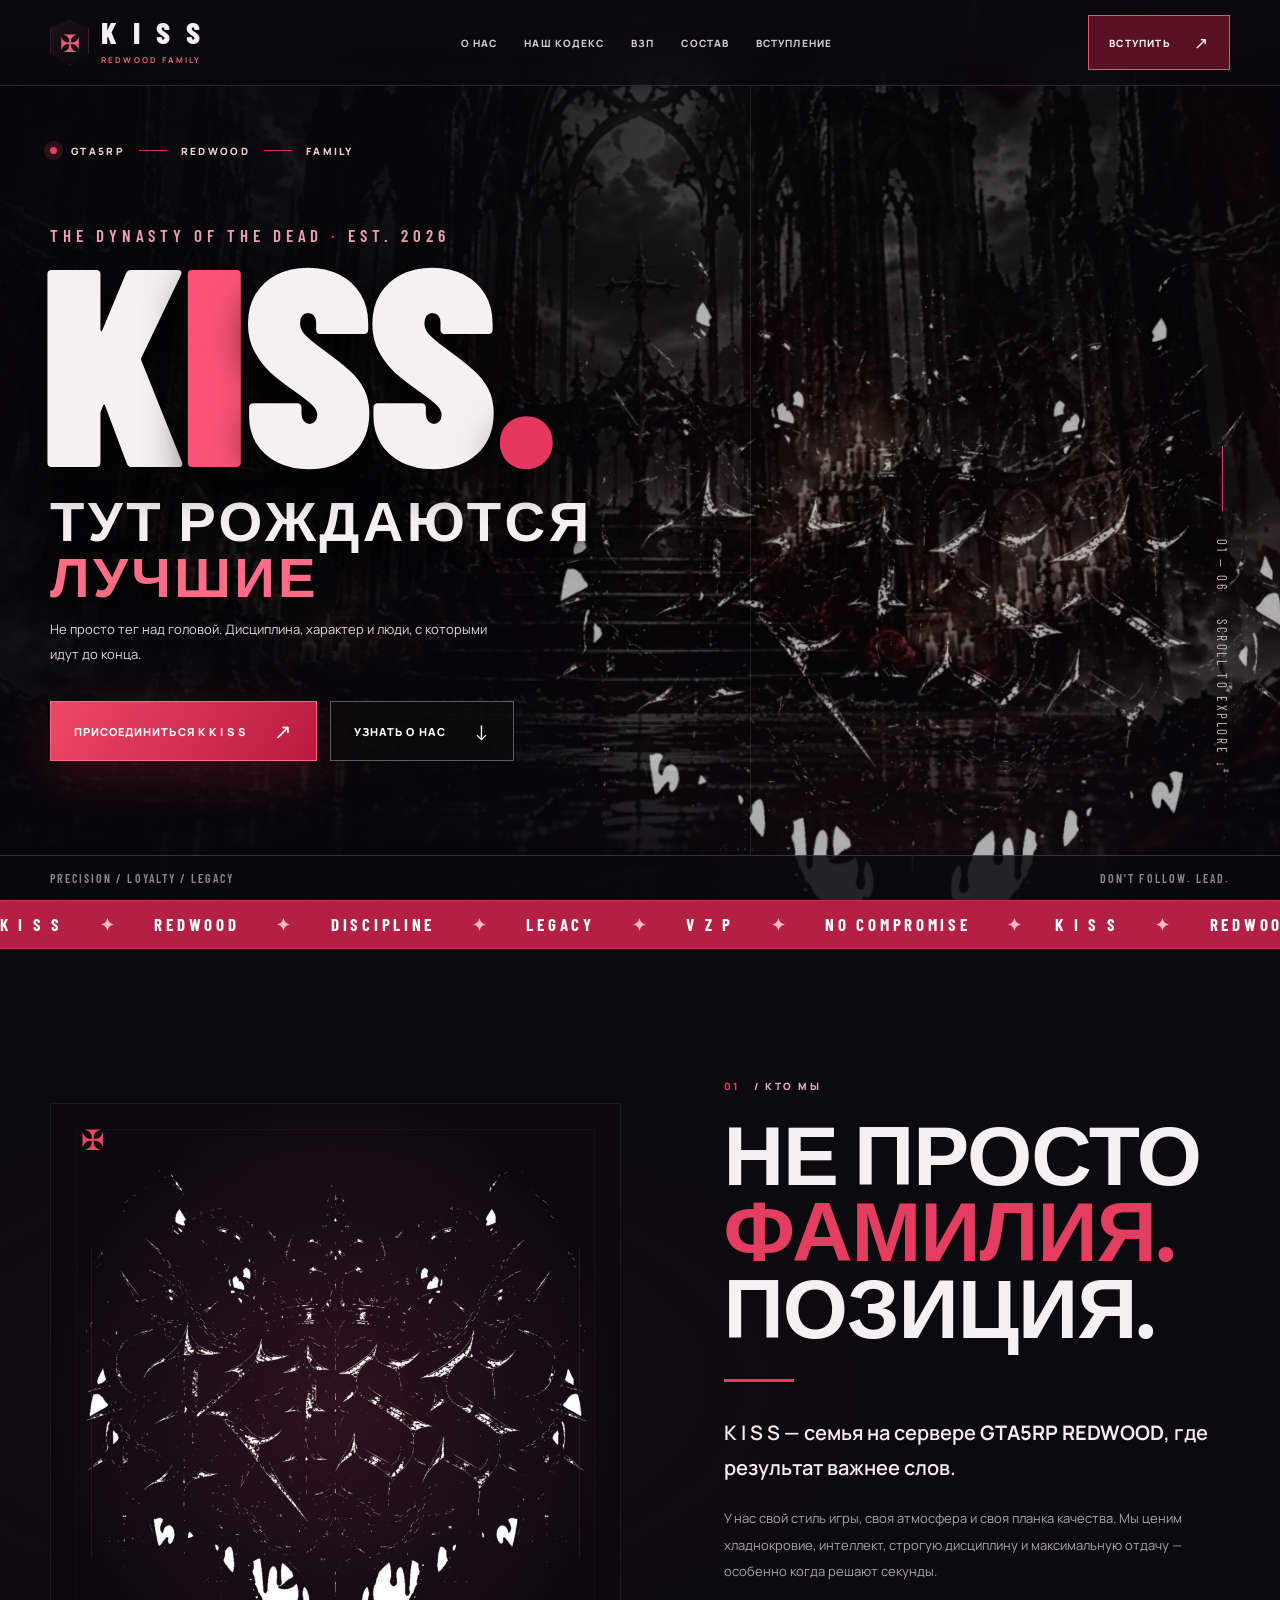
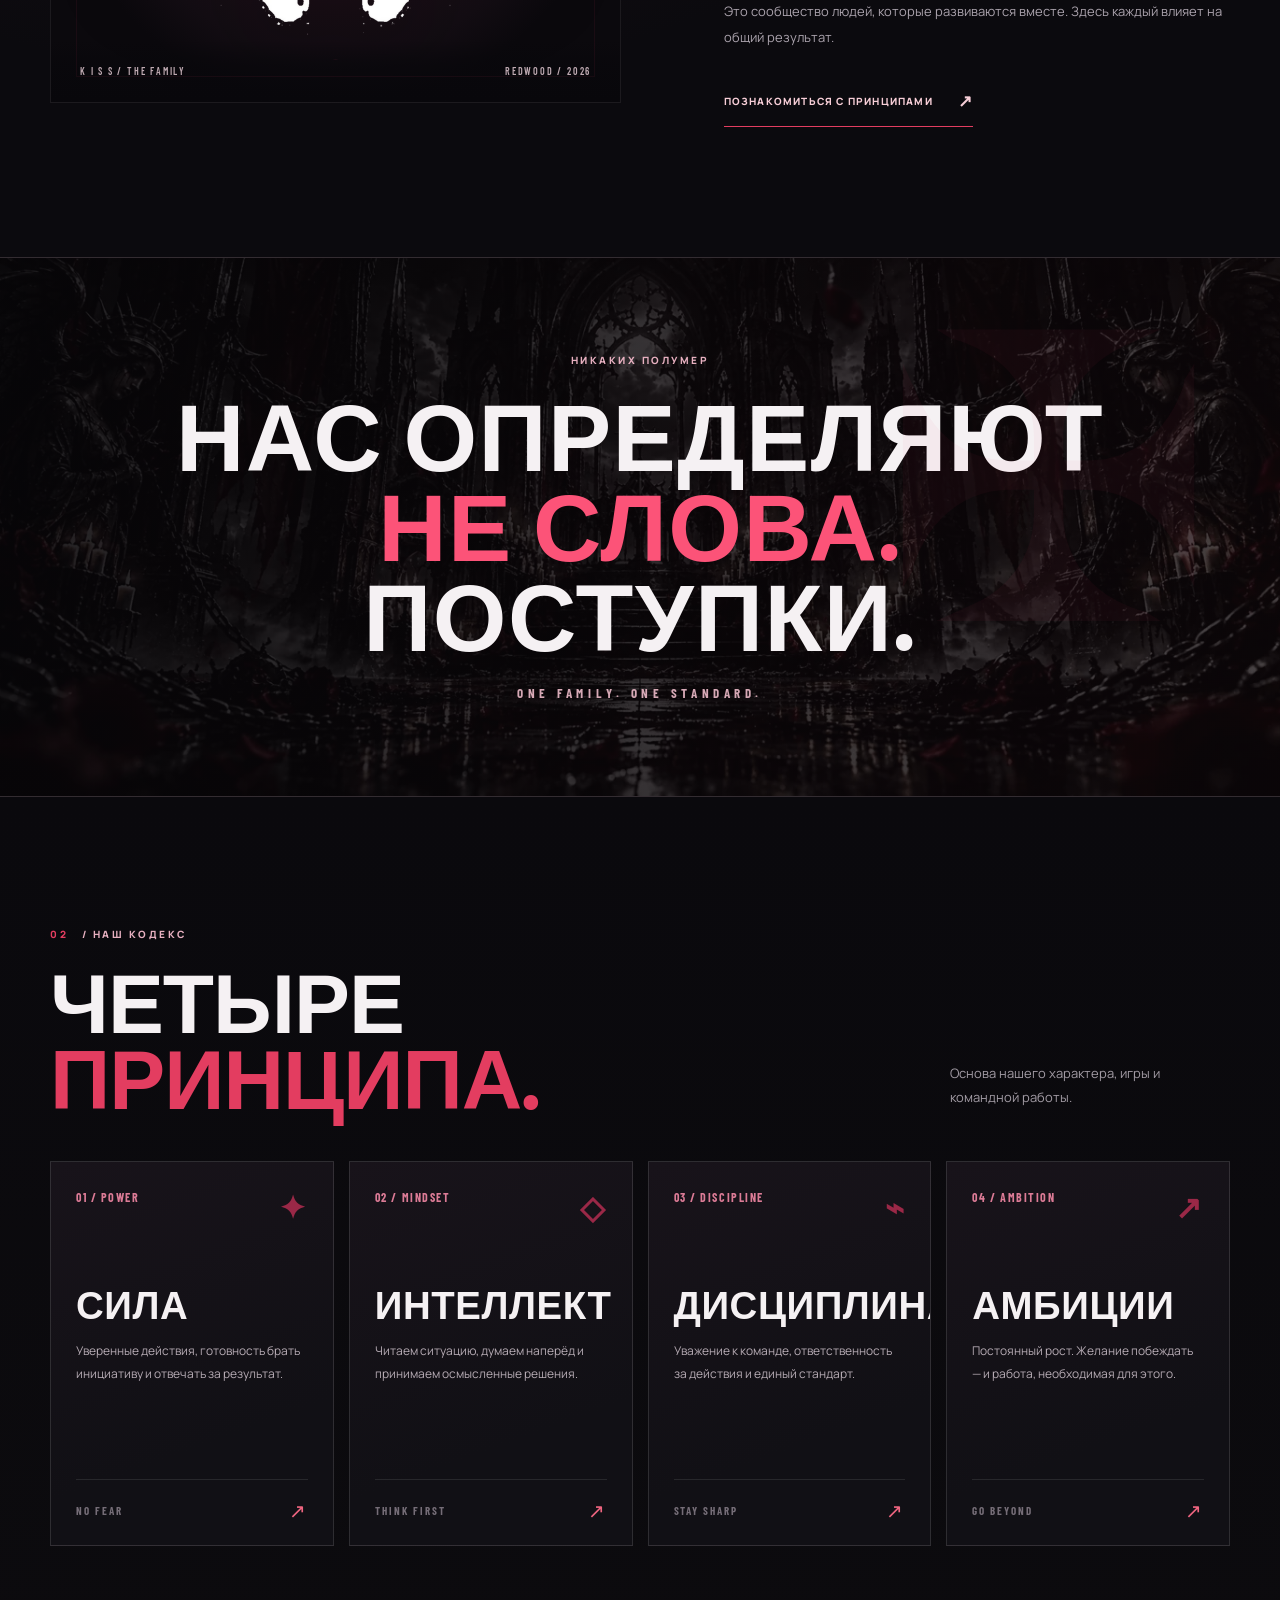
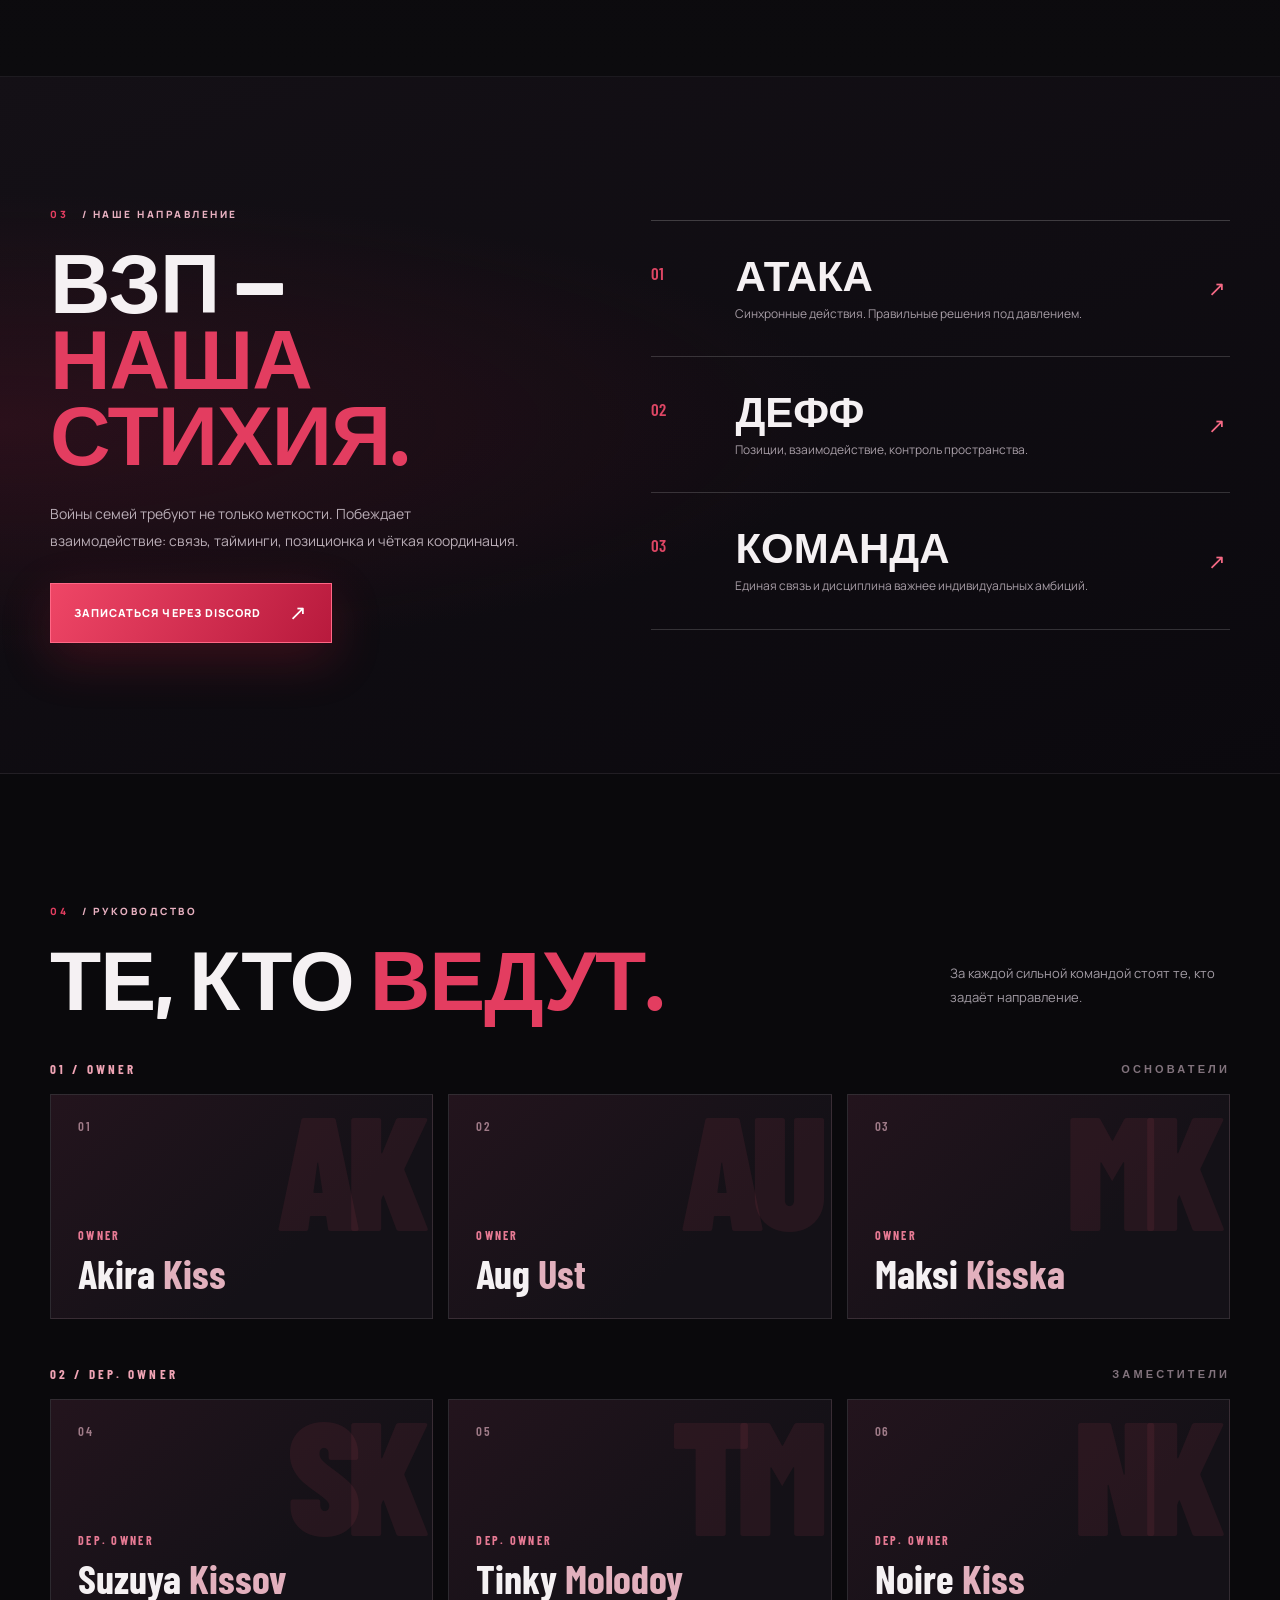
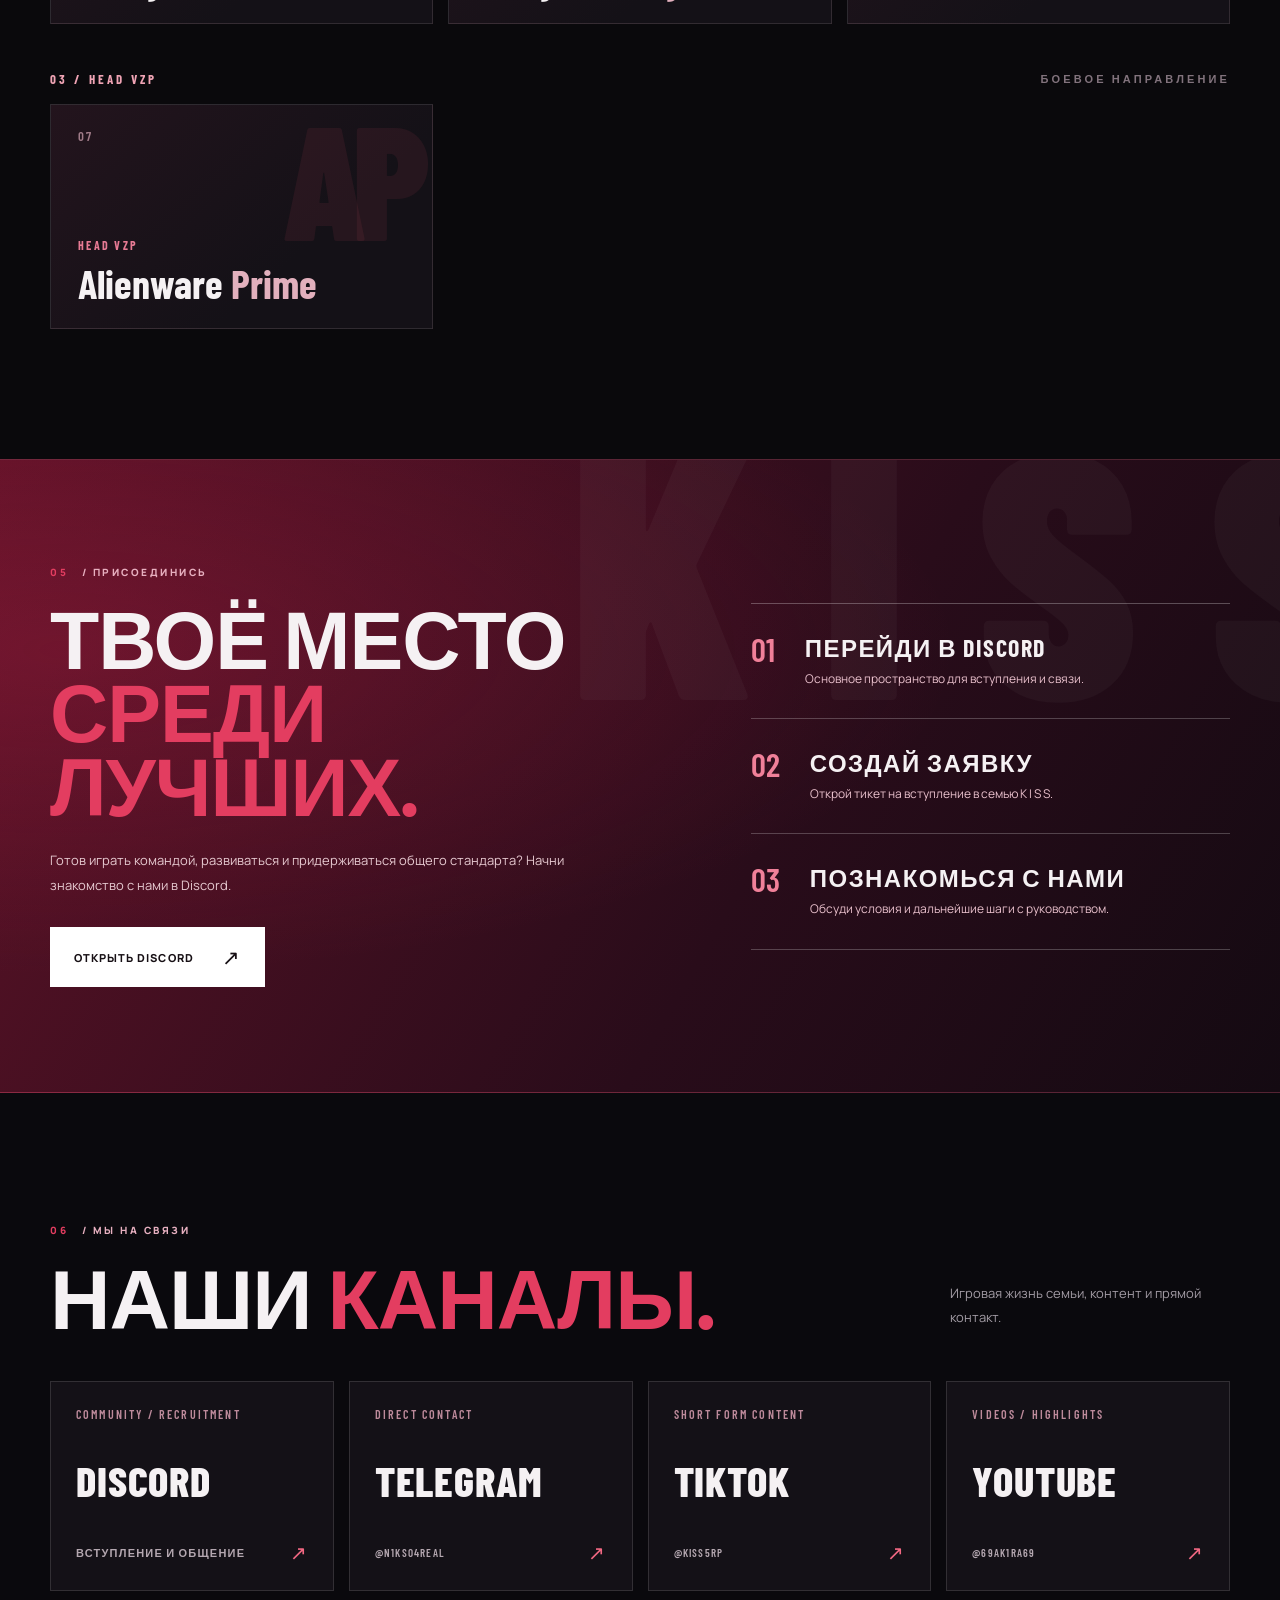
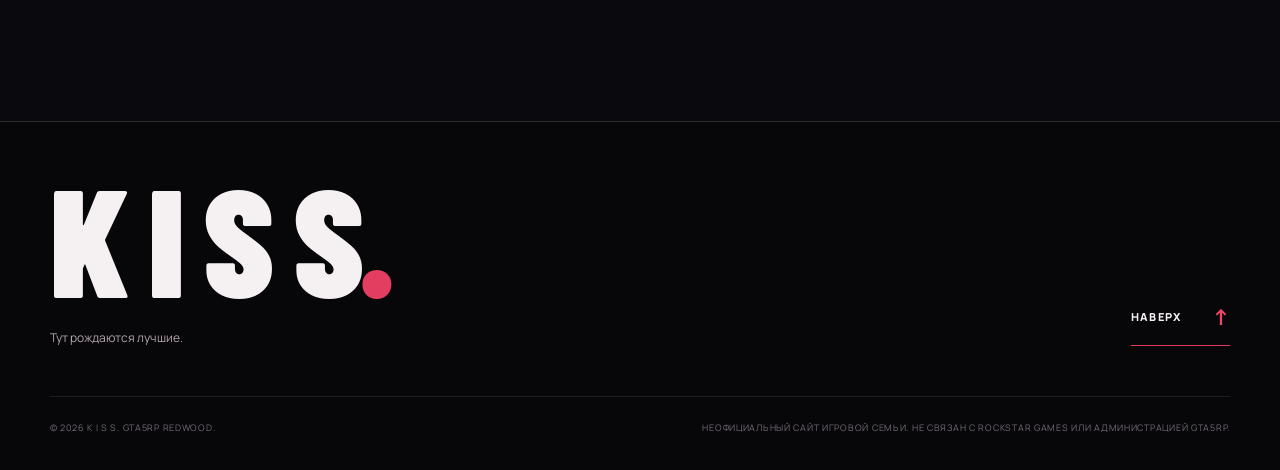
<file: index.html>
<!doctype html>
<html lang="ru">
<head>
  <meta charset="utf-8">
  <meta name="viewport" content="width=device-width,initial-scale=1,viewport-fit=cover">
  <meta name="theme-color" content="#09090c">
  <meta name="description" content="K I S S — семья GTA5RP REDWOOD. Тут рождаются лучшие. ВЗП, дисциплина, хладнокровие и собственный стиль игры. Присоединяйся к K I S S.">
  <meta name="robots" content="index,follow,max-image-preview:large">
  <meta property="og:type" content="website">
  <meta property="og:locale" content="ru_RU">
  <meta property="og:site_name" content="K I S S | REDWOOD">
  <meta property="og:title" content="K I S S — Тут рождаются лучшие">
  <meta property="og:description" content="Официальный сайт семьи K I S S на GTA5RP REDWOOD. Стань частью династии.">
  <meta property="og:url" content="https://niksogang.github.io/kiss-landing-/">
  <meta property="og:image" content="https://niksogang.github.io/kiss-landing-/assets/og-cover.jpg">
  <meta name="twitter:card" content="summary_large_image">
  <link rel="canonical" href="https://niksogang.github.io/kiss-landing-/">
  <link rel="icon" href="assets/favicon.svg" type="image/svg+xml">
  <link rel="preconnect" href="https://fonts.googleapis.com">
  <link rel="preconnect" href="https://fonts.gstatic.com" crossorigin>
  <link href="https://fonts.googleapis.com/css2?family=Barlow+Condensed:wght@400;500;600;700;800;900&family=Manrope:wght@400;500;600;700;800&display=swap" rel="stylesheet">
  <link rel="preload" href="assets/kiss-cathedral.webp" as="image" type="image/webp" fetchpriority="high">
  <link rel="stylesheet" href="styles.css">
  <noscript><style>.intro{display:none}.reveal{opacity:1;transform:none}</style></noscript>
  <script src="script.js" defer></script>
  <title>K I S S — Тут рождаются лучшие | GTA5RP REDWOOD</title>
</head>
<body>
  <a class="skip-link" href="#main">Перейти к содержанию</a>
  <div class="scroll-progress" id="progress" aria-hidden="true"></div>
  <div class="grain" aria-hidden="true"></div>
  <div class="intro" id="intro" aria-label="Заставка K I S S">
    <div class="intro-symbol" aria-hidden="true">✠</div>
    <div class="intro-title">K <b>I</b> S S</div>
    <div class="intro-sub">THE DYNASTY OF THE DEAD</div>
    <div class="intro-bar"><span></span></div>
    <button class="intro-skip" id="introSkip" type="button">ПРОПУСТИТЬ <span aria-hidden="true">↗</span></button>
  </div>

  <header class="header" id="header">
    <div class="container header-inner">
      <a class="brand" href="#top" aria-label="K I S S — на главную">
        <span class="brand-shield" aria-hidden="true">✠</span>
        <span class="brand-name">K I S S <small>REDWOOD FAMILY</small></span>
      </a>
      <nav class="nav" id="mainNav" aria-label="Основная навигация">
        <a href="#about">О НАС</a>
        <a href="#code">НАШ КОДЕКС</a>
        <a href="#vzps">ВЗП</a>
        <a href="#team">СОСТАВ</a>
        <a href="#join">ВСТУПЛЕНИЕ</a>
        <a class="nav-mobile-join" href="https://discord.gg/c2Ax8FFtsc" target="_blank" rel="noopener noreferrer">ПЕРЕЙТИ В DISCORD ↗</a>
      </nav>
      <a class="header-cta" href="https://discord.gg/c2Ax8FFtsc" target="_blank" rel="noopener noreferrer">ВСТУПИТЬ <span aria-hidden="true">↗</span></a>
      <button class="menu-toggle" type="button" id="menuToggle" aria-controls="mainNav" aria-expanded="false" aria-label="Открыть меню"><span></span><span></span><span></span></button>
    </div>
  </header>

  <main id="main">
    <section class="hero" id="top" aria-labelledby="heroTitle">
      <div class="hero-bg" aria-hidden="true"></div>
      <div class="hero-shade" aria-hidden="true"></div>
      <div class="hero-grid" aria-hidden="true"></div>
      <div class="hero-vline" aria-hidden="true"></div>
      <div class="hero-crest-wrap" aria-hidden="true"><img src="assets/kiss-crest.webp" alt="" class="hero-crest" fetchpriority="high" width="880" height="880"></div>
      <div class="container hero-layout">
        <div class="hero-copy">
          <div class="overline"><span class="status-pulse"></span> GTA5RP <span class="separator"></span> REDWOOD <span class="separator"></span> FAMILY</div>
          <div class="hero-pretitle">THE DYNASTY OF THE DEAD <span>·</span> EST. 2026</div>
          <h1 id="heroTitle">K<span class="letter-red">I</span>SS<span class="period">.</span></h1>
          <p class="hero-claim">ТУТ РОЖДАЮТСЯ <strong>ЛУЧШИЕ</strong></p>
          <p class="hero-description">Не просто тег над головой. Дисциплина, характер и люди, с которыми идут до конца.</p>
          <div class="hero-actions">
            <a class="button button-primary" href="https://discord.gg/c2Ax8FFtsc" target="_blank" rel="noopener noreferrer">ПРИСОЕДИНИТЬСЯ К K I S S <span aria-hidden="true">↗</span></a>
            <a class="button button-ghost" href="#about">УЗНАТЬ О НАС <span aria-hidden="true">↓</span></a>
          </div>
        </div>
        <div class="hero-counter" aria-label="Семья K I S S, сервер Redwood"><span class="counter-stroke"></span><span>01 — 06</span><span>SCROLL TO EXPLORE ↓</span></div>
      </div>
      <div class="hero-bottom-bar" aria-hidden="true"><span>PRECISION / LOYALTY / LEGACY</span><span>DON'T FOLLOW. LEAD.</span></div>
    </section>

    <div class="marquee" aria-hidden="true"><div class="marquee-track">
      <span>K I S S <i>✦</i> REDWOOD <i>✦</i> DISCIPLINE <i>✦</i> LEGACY <i>✦</i> V Z P <i>✦</i> NO COMPROMISE <i>✦</i></span>
      <span>K I S S <i>✦</i> REDWOOD <i>✦</i> DISCIPLINE <i>✦</i> LEGACY <i>✦</i> V Z P <i>✦</i> NO COMPROMISE <i>✦</i></span>
    </div></div>

    <section class="section about" id="about" aria-labelledby="aboutTitle">
      <div class="container about-layout">
        <div class="about-art reveal"><div class="about-art-cross" aria-hidden="true">✠</div><img src="assets/kiss-crest.webp" width="880" height="880" alt="Фирменный готический герб K I S S с крылатыми ангелами и красными деталями" loading="lazy"><div class="about-image-caption"><span>K I S S / THE FAMILY</span><span>REDWOOD / 2026</span></div></div>
        <div class="about-copy reveal">
          <div class="eyebrow"><span>01</span> / КТО МЫ</div>
          <h2 class="display-title" id="aboutTitle">НЕ ПРОСТО<br><em>ФАМИЛИЯ.</em><br>ПОЗИЦИЯ.</h2>
          <div class="accent-line"></div>
          <p class="lead">K I S S — семья на сервере <strong>GTA5RP REDWOOD</strong>, где результат важнее слов.</p>
          <p>У нас свой стиль игры, своя атмосфера и своя планка качества. Мы ценим хладнокровие, интеллект, строгую дисциплину и максимальную отдачу — особенно когда решают секунды.</p>
          <p>Это сообщество людей, которые развиваются вместе. Здесь каждый влияет на общий результат.</p>
          <a class="text-link" href="#code">ПОЗНАКОМИТЬСЯ С ПРИНЦИПАМИ <span aria-hidden="true">↗</span></a>
        </div>
      </div>
    </section>

    <section class="manifesto" aria-labelledby="manifestoTitle"><div class="manifesto-bg" aria-hidden="true"></div><div class="container manifesto-inner reveal"><div class="eyebrow">НИКАКИХ ПОЛУМЕР</div><h2 id="manifestoTitle">НАС ОПРЕДЕЛЯЮТ<br><span>НЕ СЛОВА.</span><br>ПОСТУПКИ.</h2><p>ONE FAMILY. ONE STANDARD.</p></div></section>

    <section class="section code" id="code" aria-labelledby="codeTitle">
      <div class="container">
        <div class="section-heading reveal"><div><div class="eyebrow"><span>02</span> / НАШ КОДЕКС</div><h2 class="display-title" id="codeTitle">ЧЕТЫРЕ <em>ПРИНЦИПА.</em></h2></div><p>Основа нашего характера, игры и командной работы.</p></div>
        <div class="values-grid">
          <article class="value-card reveal"><div class="card-top"><span>01 / POWER</span><span class="value-icon" aria-hidden="true">✦</span></div><div><h3>СИЛА</h3><p>Уверенные действия, готовность брать инициативу и отвечать за результат.</p></div><span class="value-foot">NO FEAR <b>↗</b></span></article>
          <article class="value-card reveal"><div class="card-top"><span>02 / MINDSET</span><span class="value-icon" aria-hidden="true">◇</span></div><div><h3>ИНТЕЛЛЕКТ</h3><p>Читаем ситуацию, думаем наперёд и принимаем осмысленные решения.</p></div><span class="value-foot">THINK FIRST <b>↗</b></span></article>
          <article class="value-card reveal"><div class="card-top"><span>03 / DISCIPLINE</span><span class="value-icon" aria-hidden="true">⌁</span></div><div><h3>ДИСЦИПЛИНА</h3><p>Уважение к команде, ответственность за действия и единый стандарт.</p></div><span class="value-foot">STAY SHARP <b>↗</b></span></article>
          <article class="value-card reveal"><div class="card-top"><span>04 / AMBITION</span><span class="value-icon" aria-hidden="true">↗</span></div><div><h3>АМБИЦИИ</h3><p>Постоянный рост. Желание побеждать — и работа, необходимая для этого.</p></div><span class="value-foot">GO BEYOND <b>↗</b></span></article>
        </div>
      </div>
    </section>

    <section class="section vzps" id="vzps" aria-labelledby="vzpTitle"><div class="container vzp-layout">
      <div class="vzp-intro reveal"><div class="eyebrow"><span>03</span> / НАШЕ НАПРАВЛЕНИЕ</div><h2 class="display-title" id="vzpTitle">ВЗП —<br><em>НАША СТИХИЯ.</em></h2><p>Войны семей требуют не только меткости. Побеждает взаимодействие: связь, тайминги, позиционка и чёткая координация.</p><a href="https://discord.gg/c2Ax8FFtsc" class="button button-primary" target="_blank" rel="noopener noreferrer">ЗАПИСАТЬСЯ ЧЕРЕЗ DISCORD <span aria-hidden="true">↗</span></a></div>
      <div class="vzp-cards reveal"><article class="vzp-card"><span class="vzp-n">01</span><div><h3>АТАКА</h3><p>Синхронные действия. Правильные решения под давлением.</p></div><span aria-hidden="true">↗</span></article><article class="vzp-card"><span class="vzp-n">02</span><div><h3>ДЕФФ</h3><p>Позиции, взаимодействие, контроль пространства.</p></div><span aria-hidden="true">↗</span></article><article class="vzp-card"><span class="vzp-n">03</span><div><h3>КОМАНДА</h3><p>Единая связь и дисциплина важнее индивидуальных амбиций.</p></div><span aria-hidden="true">↗</span></article></div>
    </div></section>

    <section class="section leadership" id="team" aria-labelledby="teamTitle"><div class="container">
      <div class="section-heading reveal"><div><div class="eyebrow"><span>04</span> / РУКОВОДСТВО</div><h2 class="display-title" id="teamTitle">ТЕ, КТО <em>ВЕДУТ.</em></h2></div><p>За каждой сильной командой стоят те, кто задаёт направление.</p></div>
      <div class="roster-category reveal"><div class="roster-label"><span>01 / OWNER</span><span>ОСНОВАТЕЛИ</span></div><div class="roster-grid"><article class="member"><span class="member-index">01</span><span class="member-monogram">AK</span><div><small>OWNER</small><h3>Akira <strong>Kiss</strong></h3></div></article><article class="member"><span class="member-index">02</span><span class="member-monogram">AU</span><div><small>OWNER</small><h3>Aug <strong>Ust</strong></h3></div></article><article class="member"><span class="member-index">03</span><span class="member-monogram">MK</span><div><small>OWNER</small><h3>Maksi <strong>Kisska</strong></h3></div></article></div></div>
      <div class="roster-category reveal"><div class="roster-label"><span>02 / DEP. OWNER</span><span>ЗАМЕСТИТЕЛИ</span></div><div class="roster-grid"><article class="member"><span class="member-index">04</span><span class="member-monogram">SK</span><div><small>DEP. OWNER</small><h3>Suzuya <strong>Kissov</strong></h3></div></article><article class="member"><span class="member-index">05</span><span class="member-monogram">TM</span><div><small>DEP. OWNER</small><h3>Tinky <strong>Molodoy</strong></h3></div></article><article class="member"><span class="member-index">06</span><span class="member-monogram">NK</span><div><small>DEP. OWNER</small><h3>Noire <strong>Kiss</strong></h3></div></article></div></div>
      <div class="roster-category reveal"><div class="roster-label"><span>03 / HEAD VZP</span><span>БОЕВОЕ НАПРАВЛЕНИЕ</span></div><div class="roster-grid"><article class="member"><span class="member-index">07</span><span class="member-monogram">AP</span><div><small>HEAD VZP</small><h3>Alienware <strong>Prime</strong></h3></div></article></div></div>
    </div></section>

    <section class="join-section" id="join" aria-labelledby="joinTitle"><div class="container join-layout">
      <div class="join-title reveal"><div class="eyebrow"><span>05</span> / ПРИСОЕДИНИСЬ</div><h2 class="display-title" id="joinTitle">ТВОЁ МЕСТО<br><em>СРЕДИ ЛУЧШИХ.</em></h2><p>Готов играть командой, развиваться и придерживаться общего стандарта? Начни знакомство с нами в Discord.</p><a class="button button-light" href="https://discord.gg/c2Ax8FFtsc" target="_blank" rel="noopener noreferrer">ОТКРЫТЬ DISCORD <span aria-hidden="true">↗</span></a></div>
      <div class="join-steps reveal"><div class="join-step"><b>01</b><div><strong>ПЕРЕЙДИ В DISCORD</strong><span>Основное пространство для вступления и связи.</span></div></div><div class="join-step"><b>02</b><div><strong>СОЗДАЙ ЗАЯВКУ</strong><span>Открой тикет на вступление в семью K I S S.</span></div></div><div class="join-step"><b>03</b><div><strong>ПОЗНАКОМЬСЯ С НАМИ</strong><span>Обсуди условия и дальнейшие шаги с руководством.</span></div></div></div>
    </div></section>

    <section class="section connect" id="contact" aria-labelledby="contactTitle"><div class="container"><div class="section-heading reveal"><div><div class="eyebrow"><span>06</span> / МЫ НА СВЯЗИ</div><h2 class="display-title" id="contactTitle">НАШИ <em>КАНАЛЫ.</em></h2></div><p>Игровая жизнь семьи, контент и прямой контакт.</p></div><div class="social-grid">
      <a class="social reveal" href="https://discord.gg/c2Ax8FFtsc" target="_blank" rel="noopener noreferrer"><span class="social-label">COMMUNITY / RECRUITMENT</span><strong>DISCORD</strong><span class="social-bottom">ВСТУПЛЕНИЕ И ОБЩЕНИЕ <b>↗</b></span></a>
      <a class="social reveal" href="https://t.me/n1kso4real" target="_blank" rel="noopener noreferrer"><span class="social-label">DIRECT CONTACT</span><strong>TELEGRAM</strong><span class="social-bottom">@N1KSO4REAL <b>↗</b></span></a>
      <a class="social reveal" href="https://www.tiktok.com/@kiss5rp" target="_blank" rel="noopener noreferrer"><span class="social-label">SHORT FORM CONTENT</span><strong>TIKTOK</strong><span class="social-bottom">@KISS5RP <b>↗</b></span></a>
      <a class="social reveal" href="https://youtube.com/@69ak1ra69?si=kZsEJ0E_-ie5-EGe" target="_blank" rel="noopener noreferrer"><span class="social-label">VIDEOS / HIGHLIGHTS</span><strong>YOUTUBE</strong><span class="social-bottom">@69AK1RA69 <b>↗</b></span></a>
    </div></div></section>
  </main>

  <footer class="footer"><div class="container footer-main"><div><a class="footer-brand" href="#top">K I S S<span>.</span></a><p>Тут рождаются лучшие.</p></div><a class="back-to-top" href="#top">НАВЕРХ <span aria-hidden="true">↑</span></a></div><div class="container footer-legal"><span>© <span id="year">2026</span> K I S S. GTA5RP REDWOOD.</span><span>НЕОФИЦИАЛЬНЫЙ САЙТ ИГРОВОЙ СЕМЬИ. НЕ СВЯЗАН С ROCKSTAR GAMES ИЛИ АДМИНИСТРАЦИЕЙ GTA5RP.</span></div></footer>
</body>
</html>
</file>
<file: styles.css>
:root{color-scheme:dark;--bg:#09090c;--surface:#101015;--surface-2:#15131a;--surface-3:#1e151d;--white:#f5f1f3;--muted:#a29ba4;--subtle:#77727d;--red:#e33d60;--red-bright:#fc5378;--red-deep:#870f2e;--stroke:#ffffff20;--stroke-muted:#ffffff11;--max:1400px;--font-display:'Barlow Condensed',Impact,'Arial Narrow',sans-serif;--font-body:Manrope,Arial,sans-serif}
*,*::before,*::after{box-sizing:border-box}html{scroll-behavior:smooth;scroll-padding-top:94px}body{margin:0;min-width:320px;overflow-x:clip;background:var(--bg);color:var(--white);font-family:var(--font-body);-webkit-font-smoothing:antialiased}body.menu-open{overflow:hidden}::selection{background:var(--red);color:#fff}a{color:inherit;text-decoration:none}button{font:inherit}button,a{-webkit-tap-highlight-color:transparent}a:focus-visible,button:focus-visible,summary:focus-visible{outline:2px solid #ff8399;outline-offset:5px}img{display:block;max-width:100%}h1,h2,h3,p{margin-top:0}.container{width:min(var(--max),calc(100% - 100px));margin-inline:auto}.skip-link{position:fixed;z-index:500;left:20px;top:-70px;background:var(--red);padding:12px 16px;font-size:13px}.skip-link:focus{top:20px}.scroll-progress{position:fixed;top:0;left:0;right:0;height:2px;transform:scaleX(0);transform-origin:left;background:linear-gradient(90deg,#91213d,var(--red-bright));z-index:110;pointer-events:none}.grain{position:fixed;inset:0;z-index:80;opacity:.16;pointer-events:none;background-image:url('assets/noise.svg');background-repeat:repeat;mix-blend-mode:soft-light}
/* Cinematic intro: brief, once per browser tab, always skippable */
.intro{position:fixed;inset:0;z-index:200;background:#08070b;display:grid;place-content:center;text-align:center;transition:opacity .6s ease,visibility .6s ease}.intro[hidden]{display:none}.intro.is-hidden{opacity:0;visibility:hidden;pointer-events:none}.intro-symbol{font-size:68px;color:var(--red);text-shadow:0 0 54px #bb143d70;line-height:1;margin-bottom:18px;animation:intro-glow 1.6s ease both}.intro-title{font-family:var(--font-display);font-size:clamp(70px,16vw,150px);line-height:.95;font-weight:800;letter-spacing:.2em;padding-left:.2em;animation:intro-pop .9s both}.intro-title b{font-weight:800;color:var(--red)}.intro-sub{color:#beadb5;font:700 10px var(--font-body);letter-spacing:.42em;margin:18px 0 34px}.intro-bar{height:1px;background:#ffffff23;width:min(300px,68vw);margin:auto;overflow:hidden}.intro-bar span{display:block;height:100%;width:100%;transform:translateX(-100%);background:var(--red);animation:intro-fill 1.45s linear forwards}.intro-skip{position:absolute;bottom:calc(36px + env(safe-area-inset-bottom));right:36px;background:none;border:0;color:#b5a7ad;font-size:10px;font-weight:800;letter-spacing:.17em;cursor:pointer;padding:12px}.intro-skip:hover{color:white}@keyframes intro-fill{to{transform:translateX(0)}}@keyframes intro-pop{from{opacity:0;transform:translateY(20px)}to{opacity:1;transform:none}}@keyframes intro-glow{50%{filter:brightness(1.7)}}
/* Header */
.header{position:fixed;z-index:100;top:0;left:0;right:0;height:86px;border-bottom:1px solid #ffffff23;background:linear-gradient(180deg,#0a090edf,#0a090eac);backdrop-filter:blur(16px);-webkit-backdrop-filter:blur(16px);transition:height .25s,background .25s}.header.is-scrolled{height:72px;background:#09090cf1;box-shadow:0 8px 38px #0008}.header-inner{height:100%;display:flex;align-items:center;gap:24px}.brand{display:flex;align-items:center;flex-shrink:0;gap:12px}.brand-shield{display:grid;place-items:center;width:39px;height:45px;border:1px solid #b847613c;background:linear-gradient(140deg,#41202b63,#09090c);clip-path:polygon(50% 0,100% 18%,100% 75%,50% 100%,0 75%,0 18%);color:#f25c7c;font-size:24px}.brand-name{font-family:var(--font-display);font-size:31px;font-weight:800;line-height:.8;white-space:nowrap;letter-spacing:.16em}.brand-name small{display:block;margin-top:9px;color:#e66b84;font:700 8px var(--font-body);letter-spacing:.27em}.nav{margin-inline:auto;display:flex;align-items:center;gap:clamp(15px,2.1vw,35px)}.nav a{white-space:nowrap;position:relative;font-size:10px;font-weight:800;letter-spacing:.11em;color:#d1c9ce;transition:color .25s}.nav>a:not(.nav-mobile-join):after{position:absolute;content:"";bottom:-8px;left:0;right:0;height:1px;transform:scaleX(0);transform-origin:left;background:var(--red);transition:transform .25s}.nav a:hover{color:#fff}.nav>a:hover:after{transform:scaleX(1)}.nav-mobile-join{display:none}.header-cta{flex-shrink:0;display:flex;align-items:center;gap:23px;padding:15px 20px;border:1px solid #ed526c;background:#851630a8;font-size:10px;font-weight:800;letter-spacing:.12em;transition:background .25s,transform .25s}.header-cta:hover{background:var(--red-deep);transform:translateY(-2px)}.header-cta span{font-size:17px;font-weight:400}.menu-toggle{display:none;background:#181018;border:1px solid #ffffff35;min-width:47px;min-height:47px;padding:13px;cursor:pointer;align-items:center;justify-content:center;flex-direction:column;gap:5px}.menu-toggle span{display:block;width:20px;height:2px;background:white;transition:transform .25s,opacity .25s}.menu-toggle.is-active span:nth-child(1){transform:translateY(7px) rotate(45deg)}.menu-toggle.is-active span:nth-child(2){opacity:0}.menu-toggle.is-active span:nth-child(3){transform:translateY(-7px) rotate(-45deg)}
/* Shared primitives */
.eyebrow{font-size:10px;font-weight:800;letter-spacing:.25em;color:#e7b0c0}.eyebrow span{color:var(--red);margin-right:9px}.display-title{font:800 clamp(64px,6.55vw,117px)/.91 var(--font-display);letter-spacing:-.012em;text-transform:uppercase;margin:21px 0 0}.display-title em{font-style:normal;color:var(--red)}.section{padding-block:130px}.section-heading{display:flex;align-items:end;justify-content:space-between;gap:40px;margin-bottom:46px}.section-heading>p{max-width:280px;margin:0 0 6px;color:var(--muted);font-size:13px;line-height:1.85}.accent-line{width:70px;height:3px;background:var(--red);margin:36px 0 33px}.button{display:inline-flex;justify-content:space-between;align-items:center;gap:28px;min-height:60px;padding:17px 23px;text-transform:uppercase;font-size:11px;font-weight:800;letter-spacing:.095em;transition:transform .22s,background .22s,border-color .22s,box-shadow .22s}.button:hover{transform:translateY(-3px)}.button span{font-size:21px;line-height:1;font-weight:400}.button-primary{background:linear-gradient(120deg,#ef4666,#b81a3d);box-shadow:0 16px 50px #d5203e3b;border:1px solid #ff6886;color:white}.button-primary:hover{box-shadow:0 19px 65px #d5203e60}.button-ghost{background:#0b0a0bc0;border:1px solid #ffffff57;color:white}.button-ghost:hover{background:#262028;border-color:white}.button-light{background:white;color:#171015;border:1px solid white}.button-light:hover{background:#f6c7d2}.text-link{display:inline-flex;gap:25px;align-items:center;border-bottom:1px solid var(--red);padding-bottom:14px;color:#f7ced7;font-size:10px;font-weight:800;letter-spacing:.12em;transition:gap .2s}.text-link:hover{gap:35px}.text-link span{font-size:17px}.reveal{opacity:0;transform:translateY(30px);transition:opacity .78s ease,transform .78s cubic-bezier(.2,.7,.1,1)}.reveal.is-visible{opacity:1;transform:translateY(0)}
/* Hero */
.hero{position:relative;isolation:isolate;display:flex;align-items:center;min-height:800px;min-height:max(790px,100svh);overflow:hidden;background:#070609}.hero-bg{position:absolute;inset:0;z-index:-5;background:#130b0f url('assets/kiss-cathedral.webp') center 47%/cover no-repeat;transform:scale(1.04);animation:hero-in 3s ease-out both}.hero-shade{position:absolute;inset:0;z-index:-4;background:linear-gradient(90deg,#07070ae9 0%,#07070ad1 31%,#07070a52 66%,#07070a91 100%),linear-gradient(0deg,#08080b 0%,#07070a22 35%,#07070a99 100%)}.hero-grid{position:absolute;inset:0;z-index:-2;opacity:.28;background:linear-gradient(90deg,transparent calc(50% - .5px),#ffffff08 50%,transparent calc(50% + .5px)),repeating-linear-gradient(0deg,#ffffff06 0 1px,transparent 1px 120px);pointer-events:none}.hero-vline{position:absolute;z-index:-1;top:85px;bottom:0;left:calc(50% + 110px);width:1px;background:#ffffff18}.hero-layout{position:relative;z-index:2;padding-top:115px;padding-bottom:110px;display:flex;align-items:center;justify-content:space-between;min-height:inherit}.hero-copy{position:relative;max-width:810px;z-index:2}.overline{display:flex;align-items:center;gap:14px;color:#f2d4db;font-size:10px;font-weight:800;letter-spacing:.23em}.status-pulse{width:7px;height:7px;background:var(--red);border-radius:50%;box-shadow:0 0 0 6px #e33d602b;animation:pulse 2.3s infinite}.separator{display:block;width:28px;height:1px;background:#c53755}.hero-pretitle{margin:67px 0 4px;color:#eea0b2;font-family:var(--font-display);font-size:17px;font-weight:600;letter-spacing:.29em}.hero-pretitle span{color:var(--red)}.hero h1{position:relative;left:-.035em;margin:0;font:900 clamp(150px,22vw,335px)/.75 var(--font-display);letter-spacing:-.02em;text-shadow:0 15px 40px #000b}.hero h1 .letter-red{color:#fc5375}.hero h1 .period{color:#e6375d}.hero-claim{font:700 clamp(34px,4.4vw,68px)/1 var(--font-display);letter-spacing:.06em;margin:31px 0 14px;text-transform:uppercase;text-shadow:0 10px 30px #000d}.hero-claim strong{font-weight:800;color:#ff6b87}.hero-description{max-width:440px;font-size:13px;line-height:1.92;color:#e4d8de;margin:0}.hero-actions{display:flex;gap:13px;margin-top:34px;flex-wrap:wrap}.hero-crest-wrap{position:absolute;z-index:-1;right:-2vw;top:calc(50% - 240px);width:min(60vw,850px);aspect-ratio:1;opacity:.67;transform:rotate(2deg);pointer-events:none;filter:drop-shadow(0 0 70px #ef36575c)}.hero-crest{width:100%;height:100%;object-fit:contain;animation:crest-float 8s ease-in-out infinite}.hero-counter{position:absolute;right:0;bottom:130px;display:flex;gap:28px;align-items:center;writing-mode:vertical-rl;color:#d4bdc5;font-family:var(--font-display);font-size:13px;letter-spacing:.2em}.counter-stroke{height:65px;width:1px;background:var(--red)}.hero-bottom-bar{position:absolute;z-index:3;bottom:0;left:0;right:0;display:flex;align-items:center;justify-content:space-between;min-height:45px;padding:10px max(50px,calc((100vw - var(--max))/2));background:#09090cd6;border-top:1px solid #ffffff2c;color:#93858d;font-family:var(--font-display);font-size:12px;font-weight:600;letter-spacing:.17em}@keyframes crest-float{50%{transform:translateY(-17px) scale(1.012)}}@keyframes hero-in{from{opacity:.1;transform:scale(1.11)}to{opacity:1;transform:scale(1.04)}}@keyframes pulse{50%{box-shadow:0 0 0 10px #e33d6000}}
.marquee{border-bottom:1px solid #f7667940;border-top:1px solid #fa637c40;overflow:hidden;background:#b32043;color:white}.marquee-track{display:flex;width:max-content;animation:marquee 33s linear infinite}.marquee-track span{flex-shrink:0;white-space:nowrap;font:700 17px var(--font-display);letter-spacing:.22em;padding:13px 0}.marquee-track i{font-style:normal;color:#ffb7ca;margin:0 30px}@keyframes marquee{to{transform:translateX(-50%)}}
/* About */
.about{background:radial-gradient(ellipse at 25% 48%,#42132528,transparent 45%),#0b0a0e}.about-layout{display:grid;grid-template-columns:minmax(0,1.06fr) minmax(0,.94fr);align-items:center;gap:clamp(50px,8vw,145px)}.about-art{position:relative;min-height:600px;display:grid;place-items:center;border:1px solid #ffffff12;background:radial-gradient(ellipse,#30121f,#130d13 60%,#0b090d 72%);overflow:hidden}.about-art:before{content:'';position:absolute;inset:7%;border:1px solid #e33d6025;clip-path:polygon(50% 0,100% 20%,100% 80%,50% 100%,0 80%,0 20%)}.about-art:after{content:'';position:absolute;inset:25px;border:1px solid #e33d6012;pointer-events:none}.about-art img{position:relative;width:92%;height:auto;max-height:560px;object-fit:contain;filter:drop-shadow(0 28px 46px #000b);transition:transform .55s}.about-art:hover img{transform:scale(1.035)}.about-art-cross{position:absolute;top:16px;left:30px;font-size:28px;color:#ed4563}.about-image-caption{position:absolute;bottom:0;left:0;right:0;display:flex;justify-content:space-between;gap:15px;padding:25px 29px;background:linear-gradient(0deg,#08070b,#08070ba0 60%,transparent);font:600 10px var(--font-display);letter-spacing:.18em;color:#bfaab2}.about-copy .lead{font-size:20px;line-height:1.75;font-weight:600;color:#f6ebef}.about-copy p:not(.lead){font-size:13px;line-height:2.05;color:#aaa2ac;max-width:530px}.about-copy .text-link{margin-top:25px}
/* Statement */
.manifesto{position:relative;overflow:hidden;isolation:isolate;background:#130b10;min-height:520px;display:flex;align-items:center;border-block:1px solid #ffffff23}.manifesto-bg{position:absolute;z-index:-1;inset:0;background:linear-gradient(90deg,#07060adb,#10070bb3),url('assets/kiss-cathedral.webp') center/cover no-repeat;filter:saturate(.7)}.manifesto:after{content:'✠';position:absolute;right:5%;font-size:400px;color:#e33d600b;top:10px;line-height:1;pointer-events:none}.manifesto-inner{padding-block:95px;text-align:center}.manifesto h2{font:800 clamp(55px,7.4vw,115px)/.95 var(--font-display);letter-spacing:.015em;margin:22px auto 26px;max-width:1050px}.manifesto h2 span{color:var(--red-bright)}.manifesto p{font:700 13px var(--font-display);letter-spacing:.35em;color:#d7a9b6;margin:0}
/* Values */
.code{background:linear-gradient(180deg,#0a090d,#0c0b0e)}.values-grid{display:grid;grid-template-columns:repeat(4,minmax(0,1fr));gap:15px}.value-card{min-height:385px;padding:28px 25px 22px;display:flex;flex-direction:column;justify-content:space-between;position:relative;overflow:hidden;border:1px solid #ffffff1f;background:linear-gradient(160deg,#18131a,#111015 70%);transition:border-color .25s,transform .35s,background .25s}.value-card:before{content:'';position:absolute;inset:auto 0 0 0;height:2px;background:var(--red);transform:scaleX(0);transform-origin:left;transition:transform .35s}.value-card:hover{transform:translateY(-8px);border-color:#e33d607e;background:#20151f}.value-card:hover:before{transform:scaleX(1)}.card-top{display:flex;justify-content:space-between;align-items:start;color:#dc7b96;font:700 12px var(--font-display);letter-spacing:.13em}.value-icon{font-size:32px;line-height:1;color:#9a2847}.value-card h3{font:700 clamp(32px,3vw,50px)/1 var(--font-display);margin:0 0 16px;letter-spacing:.015em}.value-card p{font-size:12px;line-height:1.95;color:#b6abb4;margin:0;max-width:260px}.value-foot{display:flex;align-items:center;justify-content:space-between;border-top:1px solid #ffffff18;padding-top:18px;margin-top:30px;color:#756d77;font:700 11px var(--font-display);letter-spacing:.18em}.value-foot b{font-size:20px;color:#ef6580;font-weight:400}
/* VZP */
.vzps{background:radial-gradient(ellipse at 0% 50%,#61142a51,transparent 47%),linear-gradient(160deg,#141016,#0b090e);border-block:1px solid #ffffff10}.vzp-layout{display:grid;grid-template-columns:minmax(0,.9fr) minmax(0,1.1fr);gap:clamp(60px,10vw,160px);align-items:center}.vzp-intro p{font-size:14px;line-height:1.9;max-width:530px;color:#b9adb6;margin:31px 0 28px}.vzp-cards{border-top:1px solid #ffffff32}.vzp-card{display:grid;grid-template-columns:64px minmax(0,1fr) 22px;gap:20px;align-items:center;padding:32px 0;border-bottom:1px solid #ffffff29;transition:padding .3s}.vzp-card:hover{padding-left:9px}.vzp-n{font:600 17px var(--font-display);color:#dd4664;align-self:start;margin-top:10px}.vzp-card h3{font:700 42px var(--font-display);line-height:1;margin:0 0 9px}.vzp-card p{font-size:12px;color:#a79da6;line-height:1.7;max-width:380px;margin:0}.vzp-card>span:last-child{color:#f66a85;font-size:21px}
/* Team */
.leadership{background:#0a090c}.roster-category+.roster-category{margin-top:47px}.roster-label{display:flex;align-items:center;justify-content:space-between;gap:30px;padding:0 0 17px;font:700 13px var(--font-display);letter-spacing:.24em;color:#f0a4b5}.roster-label span+span{font-size:11px;color:#82737d}.roster-grid{display:grid;grid-template-columns:repeat(3,minmax(0,1fr));gap:15px}.member{position:relative;overflow:hidden;min-height:225px;padding:23px 27px;display:flex;flex-direction:column;justify-content:space-between;background:linear-gradient(138deg,#23141d,#141117 66%);border:1px solid #ffffff1b;transition:border-color .26s,transform .26s}.member:before{content:'';position:absolute;right:0;top:0;bottom:0;width:3px;background:var(--red);transform:scaleY(0);transform-origin:bottom;transition:transform .25s}.member:hover{transform:translateY(-5px);border-color:#e33d6080}.member:hover:before{transform:scaleY(1)}.member-index{font:600 13px var(--font-display);letter-spacing:.12em;color:#9f7b88}.member-monogram{position:absolute;right:17px;top:0;pointer-events:none;color:#ee577015;font:900 160px/.9 var(--font-display);letter-spacing:-.09em}.member small{color:#e77a94;font:700 12px var(--font-display);letter-spacing:.19em}.member h3{position:relative;font:700 clamp(31px,3.15vw,49px)/1 var(--font-display);margin:8px 0 2px;overflow-wrap:break-word}.member h3 strong{font-weight:700;color:#e2b0bd}
/* Recruitment */
.join-section{position:relative;overflow:hidden;border-block:1px solid #f16c8640;background:radial-gradient(ellipse at 5% 30%,#d6244f36,transparent 52%),linear-gradient(120deg,#5d1227,#290c1a 60%,#140a12);padding:105px 0}.join-section:before{content:'K I S S';position:absolute;top:-110px;right:-90px;color:#ffffff08;font:900 350px var(--font-display);white-space:nowrap;pointer-events:none}.join-layout{position:relative;display:grid;grid-template-columns:1.1fr .9fr;align-items:center;gap:clamp(65px,9vw,145px)}.join-title .display-title{font-size:clamp(62px,6.3vw,105px)}.join-title p{font-size:13px;line-height:1.9;color:#e6c9d0;max-width:520px;margin:28px 0 30px}.join-steps{border-top:1px solid #ffffff45}.join-step{display:flex;gap:30px;padding:29px 0;border-bottom:1px solid #ffffff3a}.join-step b{font:600 33px var(--font-display);line-height:1;color:#f08099}.join-step strong{display:block;font:700 24px var(--font-display);letter-spacing:.06em}.join-step span{display:block;font-size:12px;line-height:1.7;color:#e9c0cc;margin-top:6px}
/* Socials + footer */
.connect{background:#0a090d}.social-grid{display:grid;grid-template-columns:repeat(4,minmax(0,1fr));gap:15px}.social{display:flex;min-height:210px;flex-direction:column;justify-content:space-between;gap:26px;padding:25px;border:1px solid #ffffff20;background:#141117;transition:transform .25s,border-color .25s,background .25s}.social:hover{transform:translateY(-6px);border-color:#e33d6099;background:#21131b}.social-label{color:#bd8a9b;font:600 12px var(--font-display);letter-spacing:.18em}.social strong{font:800 clamp(31px,3.3vw,52px)/1 var(--font-display);letter-spacing:.02em}.social-bottom{display:flex;justify-content:space-between;gap:8px;align-items:center;color:#b4a7b0;font:600 11px var(--font-display);letter-spacing:.11em}.social-bottom b{font-size:20px;font-weight:400;color:#f26883}.footer{border-top:1px solid #ffffff26;padding-top:55px;background:#07070a}.footer-main{display:flex;align-items:end;justify-content:space-between;padding-bottom:50px}.footer-brand{font:900 clamp(90px,12vw,175px)/.78 var(--font-display);letter-spacing:-.04em}.footer-brand span{color:var(--red)}.footer-main p{font-size:12px;color:#b5a6b0;margin:26px 0 0}.back-to-top{display:flex;align-items:center;gap:32px;border-bottom:1px solid var(--red);padding-bottom:13px;font-size:11px;font-weight:800;letter-spacing:.1em}.back-to-top span{color:#ed4766;font-size:22px}.footer-legal{display:flex;justify-content:space-between;gap:30px;border-top:1px solid #ffffff18;padding-block:24px 35px;font-size:9px;line-height:1.6;color:#746b76;letter-spacing:.08em}.footer-legal span:last-child{max-width:590px;text-align:right}
@media(max-width:1200px){.container{width:min(var(--max),calc(100% - 70px))}.nav{gap:16px}.nav a{font-size:9px}.header-cta{gap:10px}.hero-crest-wrap{right:-11%;width:68vw;opacity:.53}.hero h1{font-size:clamp(145px,22vw,275px)}.about-art{min-height:540px}.about-layout{gap:65px}.values-grid{grid-template-columns:repeat(2,minmax(0,1fr))}.value-card{min-height:305px}.social-grid{grid-template-columns:repeat(2,minmax(0,1fr))}}
@media(max-width:960px){.header{height:76px}.header.is-scrolled{height:68px}.header-inner{justify-content:space-between}.nav{position:fixed;inset:76px 0 auto 0;display:flex;flex-direction:column;align-items:stretch;gap:0;max-height:calc(100svh - 76px);overflow:auto;padding:22px 35px 36px;visibility:hidden;opacity:0;transform:translateY(-15px);background:#110b12f7;border-bottom:1px solid #f85f834b;transition:opacity .2s,transform .2s,visibility .2s;box-shadow:0 40px 70px #000c}.header.is-scrolled .nav{top:68px}.nav.is-open{visibility:visible;opacity:1;transform:translateY(0)}.nav a{font:700 23px var(--font-display);letter-spacing:.08em;border-bottom:1px solid #ffffff16;padding:15px 0}.nav>a:after{display:none}.nav-mobile-join{display:block!important;color:#f77d99!important}.header-cta{margin-left:auto}.menu-toggle{display:flex}.hero{min-height:780px}.hero-crest-wrap{top:14%;right:-12%;width:74vw;opacity:.36}.hero-counter{right:0}.hero h1{font-size:clamp(150px,22vw,230px)}.about-layout{grid-template-columns:1fr;gap:55px}.about-art{min-height:460px;max-height:580px}.about-art img{max-height:480px;width:min(70%,520px)}.about-copy{max-width:700px}.vzp-layout{grid-template-columns:1fr;gap:55px}.roster-grid{grid-template-columns:repeat(2,minmax(0,1fr))}.join-layout{grid-template-columns:1fr;gap:55px}.join-section:before{right:-150px;top:100px;transform:rotate(-90deg)}}
@media(max-width:680px){.container{width:calc(100% - 36px)}.header{height:68px}.header.is-scrolled{height:64px}.brand-shield{width:30px;height:36px;font-size:19px}.brand-name{font-size:26px}.brand-name small{font-size:6.5px}.header-cta{display:none}.menu-toggle{min-width:42px;min-height:42px;padding:11px}.nav{top:68px;padding-inline:23px}.header.is-scrolled .nav{top:64px}.hero{min-height:770px;min-height:100svh}.hero-bg{background-position:50% center}.hero-shade{background:linear-gradient(0deg,#09090c 0%,#09090ca8 34%,#09090c75 70%,#09090cda 100%),linear-gradient(90deg,#09090c8f,#09090c45)}.hero-layout{padding-top:138px;padding-bottom:105px;align-items:end}.hero-copy{width:100%}.hero-crest-wrap{top:9%;right:0;width:100%;opacity:.6;transform:none}.hero-crest{height:auto;max-height:52vh}.hero-pretitle{margin:0 0 11px;font-size:13px}.hero h1{font-size:clamp(130px,33vw,230px)}.hero-claim{font-size:clamp(32px,7.2vw,48px);margin:19px 0 12px}.hero-description{font-size:12px;line-height:1.85;max-width:310px}.overline{font-size:8px;gap:8px;margin-bottom:15px}.separator{width:15px}.hero-actions{gap:9px;margin-top:28px}.hero-actions .button{min-height:52px;font-size:9px;padding:14px 15px;gap:12px}.hero-actions .button-ghost{display:none}.hero-counter{display:none}.hero-bottom-bar{padding:10px 18px;min-height:40px;font-size:9px}.hero-bottom-bar span+span{display:none}.section{padding-block:84px}.display-title{font-size:clamp(58px,13.5vw,88px)}.section-heading{display:block;margin-bottom:33px}.section-heading>p{margin-top:19px}.about-art{min-height:0;aspect-ratio:1.04}.about-art img{width:93%;max-height:none}.about-image-caption{padding-inline:16px;font-size:8px}.about-layout{gap:52px}.about-copy .lead{font-size:18px}.manifesto{min-height:420px}.manifesto-inner{padding-block:85px}.manifesto h2{font-size:clamp(54px,12.2vw,90px)}.manifesto:after{font-size:250px;right:-100px}.values-grid,.roster-grid,.social-grid{grid-template-columns:1fr}.value-card{min-height:305px}.vzp-card{grid-template-columns:40px minmax(0,1fr) 20px;gap:14px;padding:26px 0}.vzp-card h3{font-size:37px}.member{min-height:190px}.member h3{font-size:41px}.join-section{padding:85px 0}.join-title .display-title{font-size:clamp(59px,12.7vw,87px)}.join-step{gap:20px}.social{min-height:165px}.social strong{font-size:40px}.footer{padding-top:52px}.footer-main{padding-bottom:37px}.footer-brand{font-size:95px}.footer-legal{flex-direction:column;gap:15px}.footer-legal span:last-child{text-align:left}.marquee-track span{font-size:14px;padding:10px 0}.marquee-track i{margin:0 20px}}
@media(max-width:380px){.container{width:calc(100% - 28px)}.hero h1{font-size:120px}.hero-pretitle{font-size:11px;letter-spacing:.17em}.overline{font-size:7px}.hero-claim{font-size:30px}.hero-actions .button-primary{font-size:8px}.display-title{font-size:55px}.intro-title{font-size:70px}.footer-brand{font-size:82px}}
@media(hover:none){.value-card:hover,.member:hover,.social:hover,.about-art:hover img{transform:none}}
@media(prefers-reduced-motion:reduce){*,*::before,*::after{scroll-behavior:auto!important;animation-duration:.01ms!important;animation-iteration-count:1!important;transition-duration:.01ms!important}.reveal{opacity:1;transform:none}.hero-bg{transform:none}}
</file>
